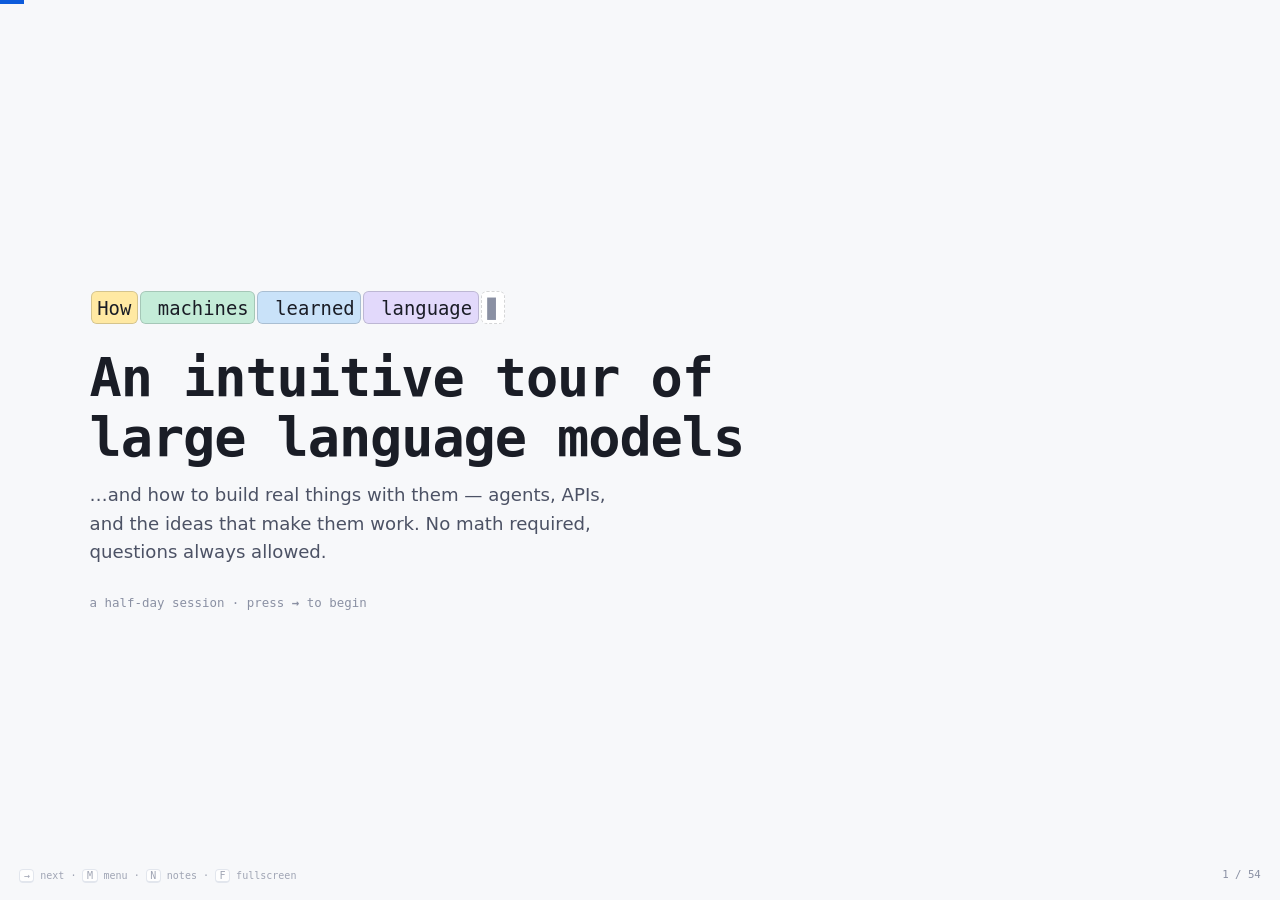
<file: index.html>
<!DOCTYPE html>
<html lang="en">
  <head>
    <meta charset="UTF-8" />
    <meta http-equiv="refresh" content="0; url=/presentation/" />
    <meta name="viewport" content="width=device-width, initial-scale=1.0" />
    <title>Teaching LLM Deck</title>
  </head>
  <body>
    <p>Redirecting to the presentation deck…</p>
    <script>
      window.location.replace('/presentation/');
    </script>
  </body>
</html>
</file>
<file: presentation/css/deck.css>
/* ============================================================
   How Machines Learned Language — lecture deck
   Visual system: token chips + cobalt "computed" accent on cool paper.
   Type: Cascadia Code display (ships with Win11), Segoe UI body.
   No network dependencies — safe to present offline.
   ============================================================ */

:root {
  --paper: #f7f8fa;
  --panel: #ffffff;
  --ink: #1a1d26;
  --ink-soft: #4c5265;
  --ink-mute: #8a90a3;
  --line: #dde1ea;
  --cobalt: #0d5bdb;
  --cobalt-soft: #e3edfd;
  --cobalt-deep: #0a3f96;
  --dark: #14161c;
  --dark-ink: #e8eaf2;
  /* token chip tints — alternating identity, text carries the content */
  --tint-a: #ffe9a3;
  --tint-b: #c4ecd8;
  --tint-c: #c9e2f9;
  --tint-d: #e2d9fb;
  --good: #1a7f4e;
  --warn: #b3560e;
  --bad: #c22f2f;
  --display: "Cascadia Code", "Consolas", ui-monospace, monospace;
  --mono: "Cascadia Mono", "Cascadia Code", "Consolas", ui-monospace, monospace;
  --body: "Segoe UI", "Segoe UI Variable Text", system-ui, sans-serif;
  --step: 0;
}

* { margin: 0; padding: 0; box-sizing: border-box; }

html, body { height: 100%; }

body {
  font-family: var(--body);
  background: var(--paper);
  color: var(--ink);
  overflow: hidden;
  font-size: clamp(15px, 1.35vw, 22px);
  line-height: 1.55;
}

/* ---------- deck chrome ---------- */

#progress {
  position: fixed; top: 0; left: 0; height: 4px; z-index: 60;
  background: var(--cobalt); width: 0%;
  transition: width .3s ease;
}

#counter {
  position: fixed; bottom: 1rem; right: 1.2rem; z-index: 50;
  font-family: var(--mono); font-size: .62em; color: var(--ink-mute);
  user-select: none;
}

#hint {
  position: fixed; bottom: 1rem; left: 1.2rem; z-index: 50;
  font-family: var(--mono); font-size: .58em; color: var(--ink-mute);
  user-select: none; opacity: .8;
}
#hint kbd, .notes-head kbd {
  border: 1px solid var(--line); border-bottom-width: 2px; border-radius: 4px;
  padding: 0 .35em; font-family: var(--mono); background: var(--panel);
}

.navbtn {
  position: fixed; top: 50%; transform: translateY(-50%); z-index: 50;
  border: 0; background: transparent; color: var(--ink-mute);
  font-size: 1.6em; padding: .4em .35em; cursor: pointer; border-radius: 8px;
  opacity: 0; transition: opacity .2s;
}
body:hover .navbtn { opacity: .45; }
.navbtn:hover { opacity: 1 !important; background: var(--cobalt-soft); color: var(--cobalt); }
#prevbtn { left: .3rem; } #nextbtn { right: .3rem; }

/* ---------- slides ---------- */

.slide {
  position: absolute; inset: 0;
  display: none;
  padding: clamp(2rem, 6vh, 4rem) clamp(2.5rem, 7vw, 7rem);
  flex-direction: column;
  overflow: hidden;
}
.slide.active { display: flex; }

.eyebrow {
  font-family: var(--mono); font-size: .62em; letter-spacing: .14em;
  text-transform: uppercase; color: var(--ink-mute); margin-bottom: 1.1em;
}
.eyebrow b { color: var(--cobalt); font-weight: 600; }

h1, h2 {
  font-family: var(--display);
  font-weight: 600; letter-spacing: -.02em; line-height: 1.12;
  margin-bottom: .55em;
}
h1 { font-size: 2.6em; }
h2 { font-size: 1.9em; }
h3 { font-size: 1.05em; margin-bottom: .4em; }

.slide .content { flex: 1; display: flex; flex-direction: column; min-height: 0; }
.lead { font-size: 1.08em; color: var(--ink-soft); max-width: 34em; }
.small { font-size: .78em; color: var(--ink-soft); }
.mute { color: var(--ink-mute); }
.cobalt { color: var(--cobalt); }
strong { font-weight: 650; }
em { font-style: italic; }

.cols { display: flex; gap: 2.5em; align-items: flex-start; min-height: 0; }
.cols > * { flex: 1; min-width: 0; }

ul.clean { list-style: none; }
ul.clean li { padding-left: 1.35em; position: relative; margin-bottom: .55em; }
ul.clean li::before {
  content: "▸"; position: absolute; left: 0; color: var(--cobalt);
  font-family: var(--mono);
}

/* entrance animation */
@media (prefers-reduced-motion: no-preference) {
  .slide.active .rise {
    animation: rise .5s cubic-bezier(.2,.7,.2,1) both;
    animation-delay: calc(var(--i, 0) * 90ms);
  }
  @keyframes rise {
    from { opacity: 0; transform: translateY(14px); }
    to { opacity: 1; transform: none; }
  }
}

/* fragments — PPT-style build steps, revealed with → */
.frag { opacity: 0; transform: translateY(8px); transition: opacity .35s, transform .35s; }
.frag.on { opacity: 1; transform: none; }
@media (prefers-reduced-motion: reduce) {
  .frag { transform: none; transition: none; }
}

/* ---------- token chips: the deck's identity ---------- */

.tok {
  display: inline-block; font-family: var(--mono);
  padding: .12em .3em; border-radius: .3em; margin: .08em .05em;
  border: 1px solid rgba(26,29,38,.18);
  white-space: pre; font-size: .95em; line-height: 1.4;
}
.tok.a { background: var(--tint-a); }
.tok.b { background: var(--tint-b); }
.tok.c { background: var(--tint-c); }
.tok.d { background: var(--tint-d); }
.tok.ghost { background: var(--panel); border-style: dashed; color: var(--ink-mute); }
.tok.hot { background: var(--cobalt); color: #fff; border-color: var(--cobalt-deep); }
.tokline { line-height: 2.1; }
.tok-id {
  display: block; font-size: .52em; color: var(--ink-mute); text-align: center;
  font-family: var(--mono); margin-top: .1em;
}

/* ---------- cards, panels, badges ---------- */

.card {
  background: var(--panel); border: 1px solid var(--line); border-radius: 14px;
  padding: 1.1em 1.3em;
}
.card h3 { font-family: var(--display); font-size: .95em; }

.badge {
  display: inline-block; font-family: var(--mono); font-size: .6em;
  letter-spacing: .1em; text-transform: uppercase; font-weight: 600;
  padding: .3em .7em; border-radius: 99px; vertical-align: middle;
}
.badge.demo { background: var(--cobalt); color: #fff; }
.badge.talk { background: var(--tint-a); color: var(--ink); border: 1px solid rgba(26,29,38,.2); }

.discuss {
  border-left: 4px solid var(--cobalt); background: var(--cobalt-soft);
  padding: .8em 1.1em; border-radius: 0 10px 10px 0; margin-top: auto;
  font-size: .88em;
}
.discuss .q { font-weight: 650; }

/* ---------- code panels ---------- */

pre.code {
  background: var(--dark); color: var(--dark-ink); border-radius: 12px;
  padding: 1em 1.2em; font-family: var(--mono); font-size: .72em;
  line-height: 1.65; overflow: auto; tab-size: 4;
}
pre.code .kw { color: #7fb5ff; }
pre.code .str { color: #a8d98a; }
pre.code .fn { color: #e6c07b; }
pre.code .cm { color: #6b7287; font-style: italic; }
pre.code .cls { color: #7fdbca; }
pre.code .hl { background: rgba(13,91,219,.35); border-radius: 3px; padding: 0 .15em; }
.runline {
  font-family: var(--mono); font-size: .68em; color: var(--ink-soft);
  background: var(--panel); border: 1px dashed var(--line); border-radius: 8px;
  padding: .5em .9em; margin-top: .8em;
}
.runline::before { content: "$ "; color: var(--cobalt); font-weight: 700; }

/* ---------- controls ---------- */

button.ctl {
  font-family: var(--mono); font-size: .75em; font-weight: 600;
  border: 1.5px solid var(--cobalt); color: var(--cobalt); background: var(--panel);
  border-radius: 8px; padding: .45em 1em; cursor: pointer;
  transition: background .15s, color .15s;
}
button.ctl:hover, button.ctl.primary { background: var(--cobalt); color: #fff; }
button.ctl:disabled { opacity: .4; cursor: default; }
button.ctl:focus-visible, .tok.pick:focus-visible {
  outline: 3px solid var(--cobalt); outline-offset: 2px;
}

input[type="range"] { accent-color: var(--cobalt); width: 100%; }

.ctlrow { display: flex; gap: .7em; align-items: center; flex-wrap: wrap; margin: .7em 0; }
.ctlrow label { font-family: var(--mono); font-size: .68em; color: var(--ink-soft); }

/* ---------- probability bars (single-hue magnitude) ---------- */

.bars { display: flex; flex-direction: column; gap: .45em; margin-top: .6em; }
.bar-row { display: grid; grid-template-columns: 7.5em 1fr 3.2em; gap: .8em; align-items: center; }
.bar-row .bt { font-family: var(--mono); font-size: .8em; text-align: right;
  overflow: hidden; text-overflow: ellipsis; white-space: pre; }
.bar-track { background: #eceef4; border-radius: 5px; height: 1.15em; overflow: hidden; }
.bar-fill {
  height: 100%; background: var(--cobalt); border-radius: 5px 4px 4px 5px;
  transition: width .45s cubic-bezier(.2,.7,.2,1); min-width: 2px;
}
.bar-row.dim .bar-fill { background: #9db9e8; }
.bar-row .bv { font-family: var(--mono); font-size: .7em; color: var(--ink-soft); }
.bar-row.pickable { cursor: pointer; border-radius: 6px; }
.bar-row.pickable:hover .bt { color: var(--cobalt); font-weight: 600; }
.bar-row.pickable:hover .bar-fill { background: var(--cobalt-deep); }

/* ---------- svg diagrams ---------- */

svg text { font-family: var(--mono); fill: var(--ink); }
svg .boxlabel { font-size: 13px; }
svg .sub { fill: var(--ink-mute); font-size: 11px; }
.diagram { width: 100%; height: auto; }
.dgbox { fill: var(--panel); stroke: var(--line); stroke-width: 1.5; rx: 10; }
.dgbox.hotbox { fill: var(--cobalt-soft); stroke: var(--cobalt); }
.dgarrow { stroke: var(--ink-mute); stroke-width: 1.6; fill: none; marker-end: url(#arrh); }

/* speaker notes live in the drawer (N), never on the slide itself */
.slide aside.notes { display: none; }

/* ---------- notes drawer ---------- */

#notes {
  position: fixed; left: 0; right: 0; bottom: 0; z-index: 70;
  background: var(--dark); color: var(--dark-ink);
  max-height: 42vh; overflow: auto; padding: 1rem 2.2rem 1.4rem;
  transform: translateY(100%); transition: transform .25s ease;
  font-size: .85em; line-height: 1.6;
  border-top: 3px solid var(--cobalt);
}
#notes.open { transform: none; }
#notes .notes-head {
  display: flex; justify-content: space-between; align-items: baseline;
  font-family: var(--mono); font-size: .72em; color: #9aa1b5;
  margin-bottom: .6em; position: sticky; top: 0; background: var(--dark); padding: .2em 0;
}
#notes .notes-head kbd { background: transparent; border-color: #3a3f4e; }
#notes p { margin-bottom: .6em; max-width: 70em; }
#notes .cue { color: var(--tint-a); font-weight: 600; }
#timer { color: var(--tint-b); }

/* ---------- menu overlay ---------- */

#menu {
  position: fixed; inset: 0; z-index: 80; background: rgba(20,22,28,.96);
  color: var(--dark-ink); display: none; overflow: auto;
  padding: 3rem clamp(2rem, 8vw, 8rem);
}
#menu.open { display: block; }
#menu h2 { color: #fff; font-size: 1.3em; margin-bottom: 1em; }
#menu .part { margin-bottom: 1.6em; }
#menu .part-title {
  font-family: var(--mono); font-size: .7em; letter-spacing: .12em;
  text-transform: uppercase; color: #9aa1b5; margin-bottom: .6em;
}
#menu a {
  display: inline-block; color: var(--dark-ink); text-decoration: none;
  font-family: var(--mono); font-size: .78em; padding: .35em .7em;
  border: 1px solid #3a3f4e; border-radius: 8px; margin: 0 .4em .5em 0;
}
#menu a:hover, #menu a.here { background: var(--cobalt); border-color: var(--cobalt); color: #fff; }
#menu a .n { color: #9aa1b5; margin-right: .5em; }
#menu a:hover .n, #menu a.here .n { color: #cfe0ff; }

/* ---------- title slide ---------- */

.slide.title { justify-content: center; }
.slide.title h1 { font-size: 3.1em; margin: .35em 0 .25em; }
.slide.title .sub { font-size: 1.05em; color: var(--ink-soft); max-width: 30em; }
.byline { margin-top: 2.2em; font-family: var(--mono); font-size: .72em; color: var(--ink-mute); }

/* ---------- misc layout helpers ---------- */

.spread { display: flex; justify-content: space-between; align-items: baseline; gap: 1em; }
.grow { flex: 1; }
.center { text-align: center; }
.vgap { margin-top: 1.1em; }
.stat { font-family: var(--display); font-size: 2.2em; font-weight: 700; color: var(--cobalt); line-height: 1.1; }
.stat-label { font-size: .7em; color: var(--ink-soft); }

.pill-list { display: flex; flex-wrap: wrap; gap: .5em; }
.pill-list .pill {
  font-family: var(--mono); font-size: .72em; background: var(--panel);
  border: 1px solid var(--line); border-radius: 99px; padding: .35em .9em;
}

table.plain { border-collapse: collapse; width: 100%; font-size: .82em; }
table.plain th {
  font-family: var(--mono); font-size: .78em; text-transform: uppercase;
  letter-spacing: .08em; color: var(--ink-mute); text-align: left;
  border-bottom: 2px solid var(--line); padding: .45em .7em;
}
table.plain td { padding: .5em .7em; border-bottom: 1px solid var(--line); vertical-align: top; }

/* ---------- print: linear handout ---------- */

@media print {
  body { overflow: visible; font-size: 11pt; }
  .slide { display: block !important; position: static; page-break-after: always; min-height: 90vh; }
  #progress, #counter, #hint, .navbtn, #notes, #menu { display: none !important; }
  .frag { opacity: 1 !important; transform: none !important; }
}
</file>
